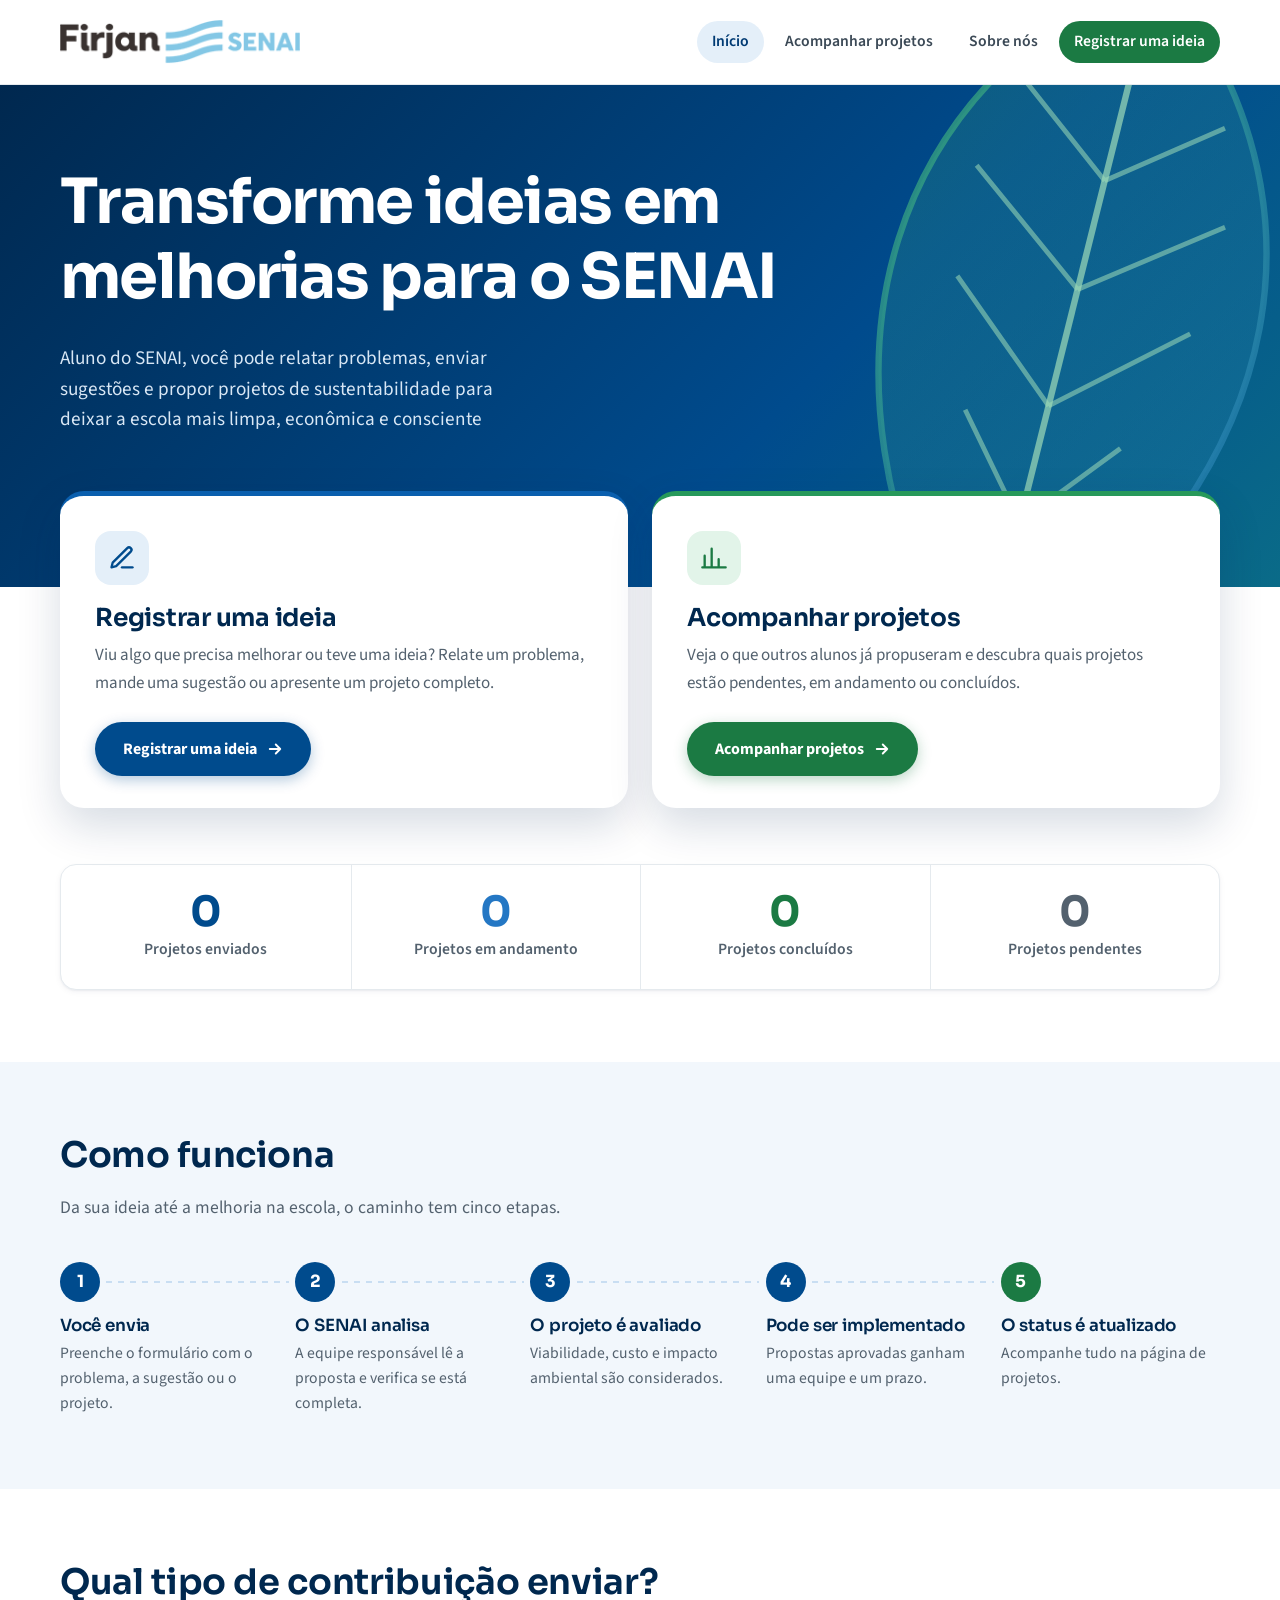
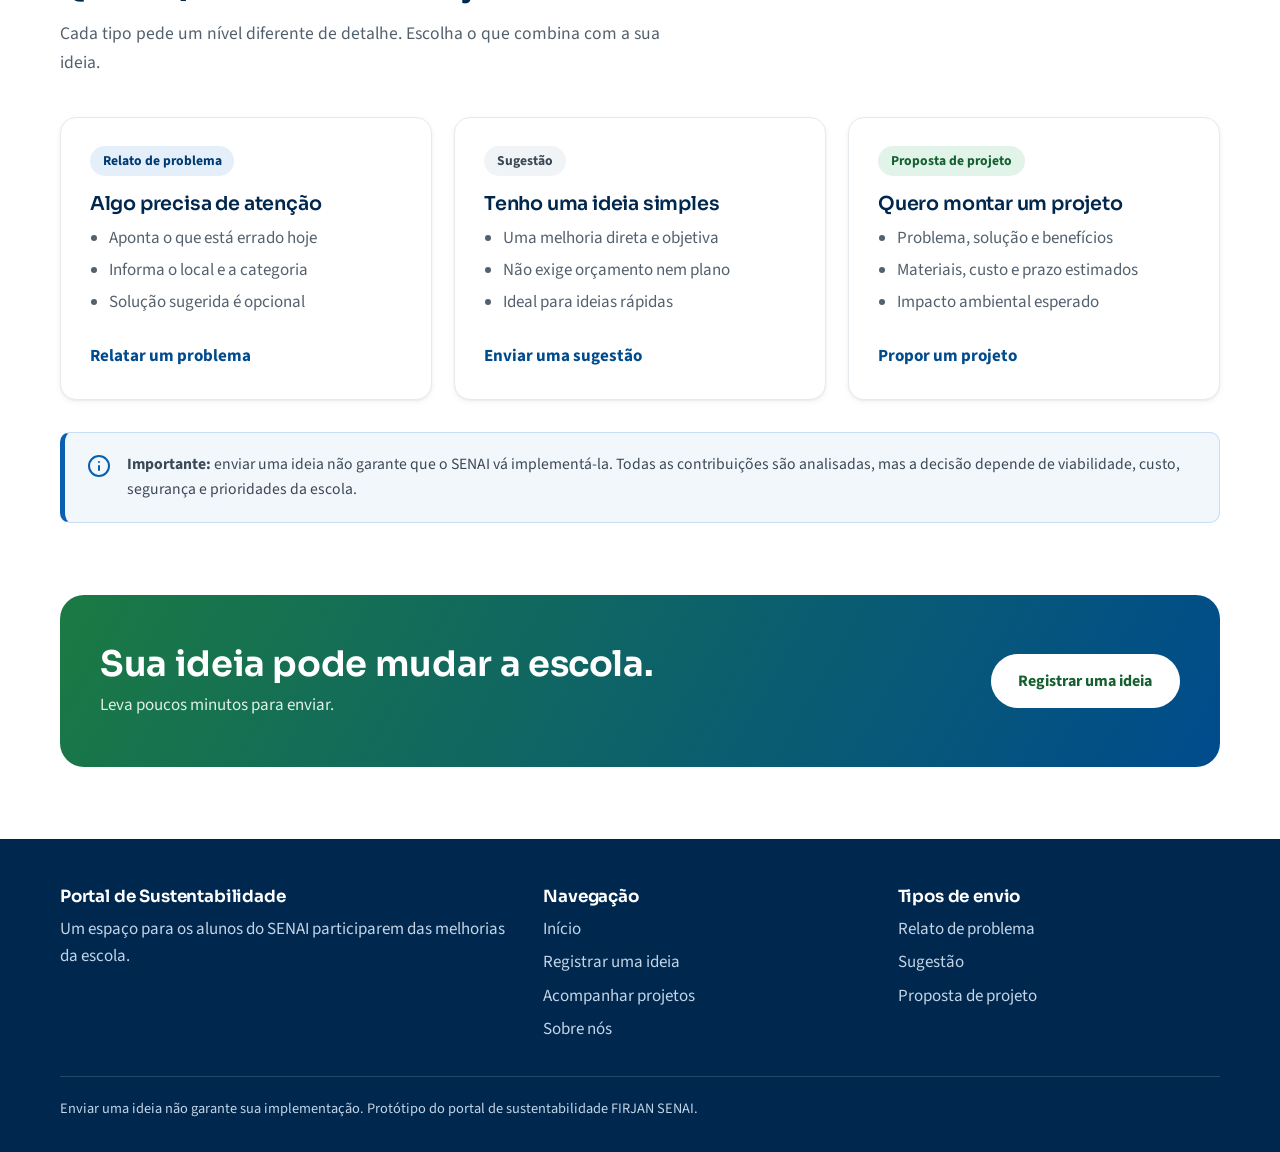
<file: index.html>
<!DOCTYPE html>
<html lang="pt-BR">
<head>
  <meta charset="UTF-8">
  <meta name="viewport" content="width=device-width, initial-scale=1">
  <title>Portal de Sustentabilidade | FIRJAN SENAI</title>
  <meta name="description" content="Relate problemas, envie sugestões e proponha projetos de sustentabilidade para melhorar o ambiente do SENAI.">
  <meta name="theme-color" content="#004b8d">
  <script>document.documentElement.classList.add('js');</script>
  <link rel="preconnect" href="https://fonts.googleapis.com">
  <link rel="preconnect" href="https://fonts.gstatic.com" crossorigin>
  <link href="https://fonts.googleapis.com/css2?family=Sora:wght@500;600;700&family=Source+Sans+3:wght@400;600;700&display=swap" rel="stylesheet">
  <link rel="stylesheet" href="css/style.css">
  <script src="js/main.js" defer></script>
  <script src="js/projetos.js" defer></script>
</head>
<body>
  <a class="skip-link" href="#conteudo">Ir para o conteúdo principal</a>

  <header class="site-header">
    <div class="container header-inner">
      <a class="logo-link" href="index.html" aria-label="FIRJAN SENAI – página inicial">
        <div class="logo-container">
          <!-- FIRJAN SENAI logo goes here -->
          <img src="img/senai.png" alt="FIRJAN SENAI">
          <span class="logo-placeholder" aria-hidden="true">Logo<br>FIRJAN SENAI</span>
        </div>
      </a>
      <button class="menu-toggle" type="button" aria-label="Menu principal" aria-expanded="false" aria-controls="menu-principal">
        <span class="barras" aria-hidden="true"></span><span class="texto">Menu</span>
      </button>
      <nav id="menu-principal" class="nav-principal" aria-label="Navegação principal">
        <a href="index.html" aria-current="page">Início</a>
        <a href="projetos.html">Acompanhar projetos</a>
        <a href="sobre.html">Sobre nós</a>
        <a href="registrar.html" class="nav-destaque">Registrar uma ideia</a>
      </nav>
    </div>
  </header>

  <main id="conteudo">
    <section class="hero" aria-labelledby="titulo-hero">
      <!-- Folha decorativa -->
      <svg class="hero-folha" viewBox="0 0 120 200" aria-hidden="true" focusable="false">
        <defs>
          <linearGradient id="grad-folha" x1="0" y1="0" x2="1" y2="1">
            <stop offset="0" stop-color="#3fb472"/>
            <stop offset="1" stop-color="#2477c4"/>
          </linearGradient>
        </defs>
        <path d="M60 6C114 44 130 120 60 194 -10 120 6 44 60 6Z" fill="url(#grad-folha)" opacity=".22"/>
        <path d="M60 6C114 44 130 120 60 194 -10 120 6 44 60 6Z" fill="none" stroke="url(#grad-folha)" stroke-width="1.6" opacity=".7"/>
        <path d="M60 14V198" stroke="#9fdcb9" stroke-width="1.6" opacity=".7"/>
        <path d="M60 60L34 40M60 88L28 64M60 118L30 92M60 148L40 124M60 60L86 40M60 88L92 64M60 118L90 92M60 148L80 124" stroke="#9fdcb9" stroke-width="1.2" opacity=".55" fill="none"/>
      </svg>

      <div class="container">
        <h1 id="titulo-hero">Transforme ideias em melhorias para o SENAI</h1>
        <p class="hero-sub">Aluno do SENAI, você pode relatar problemas, enviar sugestões e propor projetos de sustentabilidade para deixar a escola mais limpa, econômica e consciente</p>
      </div>
    </section>

    <div class="container">
      <div class="escolhas">
        <article class="escolha reveal">
          <div class="escolha-icone" aria-hidden="true">
            <svg viewBox="0 0 24 24" fill="none" stroke="currentColor" stroke-width="2" stroke-linecap="round" stroke-linejoin="round"><path d="M12 20h9"/><path d="M16.5 3.5a2.12 2.12 0 0 1 3 3L7 19l-4 1 1-4Z"/></svg>
          </div>
          <h2>Registrar uma ideia</h2>
          <p>Viu algo que precisa melhorar ou teve uma ideia? Relate um problema, mande uma sugestão ou apresente um projeto completo.</p>
          <a class="btn btn-azul" href="registrar.html">Registrar uma ideia
            <svg viewBox="0 0 24 24" fill="none" stroke="currentColor" stroke-width="2.5" stroke-linecap="round" stroke-linejoin="round" aria-hidden="true"><path d="M5 12h14M13 6l6 6-6 6"/></svg>
          </a>
        </article>

        <article class="escolha escolha--verde reveal">
          <div class="escolha-icone" aria-hidden="true">
            <svg viewBox="0 0 24 24" fill="none" stroke="currentColor" stroke-width="2" stroke-linecap="round" stroke-linejoin="round"><path d="M4 20V10M10 20V4M16 20v-7M22 20H2"/></svg>
          </div>
          <h2>Acompanhar projetos</h2>
          <p>Veja o que outros alunos já propuseram e descubra quais projetos estão pendentes, em andamento ou concluídos.</p>
          <a class="btn btn-verde" href="projetos.html">Acompanhar projetos
            <svg viewBox="0 0 24 24" fill="none" stroke="currentColor" stroke-width="2.5" stroke-linecap="round" stroke-linejoin="round" aria-hidden="true"><path d="M5 12h14M13 6l6 6-6 6"/></svg>
          </a>
        </article>
      </div>

      <!-- Estatísticas: os números são calculados a partir da lista PROJETOS em js/projetos.js -->
      <section class="estatisticas reveal" aria-label="Estatísticas dos projetos">
        <div class="estatistica"><strong data-stat="total">0</strong><span>Projetos enviados</span></div>
        <div class="estatistica"><strong data-stat="andamento">0</strong><span>Projetos em andamento</span></div>
        <div class="estatistica"><strong data-stat="concluido">0</strong><span>Projetos concluídos</span></div>
        <div class="estatistica"><strong data-stat="pendente">0</strong><span>Projetos pendentes</span></div>
      </section>
    </div>

    <!-- Projeto em destaque: só aparece se PROJETO_EM_DESTAQUE (js/projetos.js) estiver preenchido -->
    <section id="destaque" class="secao" aria-labelledby="titulo-destaque" hidden>
      <div class="container reveal">
        <div class="secao-titulo"><h2 id="titulo-destaque">Projeto em destaque</h2></div>
        <div id="destaque-conteudo" class="destaque"></div>
      </div>
    </section>

    <section class="secao secao--azul" aria-labelledby="titulo-como" style="margin-top:4.5rem">
      <div class="container">
        <div class="secao-titulo reveal">
          <h2 id="titulo-como">Como funciona</h2>
          <p>Da sua ideia até a melhoria na escola, o caminho tem cinco etapas.</p>
        </div>
        <ol class="passos reveal">
          <li class="passo"><h3>Você envia</h3><p>Preenche o formulário com o problema, a sugestão ou o projeto.</p></li>
          <li class="passo"><h3>O SENAI analisa</h3><p>A equipe responsável lê a proposta e verifica se está completa.</p></li>
          <li class="passo"><h3>O projeto é avaliado</h3><p>Viabilidade, custo e impacto ambiental são considerados.</p></li>
          <li class="passo"><h3>Pode ser implementado</h3><p>Propostas aprovadas ganham uma equipe e um prazo.</p></li>
          <li class="passo"><h3>O status é atualizado</h3><p>Acompanhe tudo na página de projetos.</p></li>
        </ol>
      </div>
    </section>

    <section class="secao" aria-labelledby="titulo-tipos">
      <div class="container">
        <div class="secao-titulo reveal">
          <h2 id="titulo-tipos">Qual tipo de contribuição enviar?</h2>
          <p>Cada tipo pede um nível diferente de detalhe. Escolha o que combina com a sua ideia.</p>
        </div>
        <div class="tipos">
          <article class="tipo-card tipo-card--problema reveal">
            <span class="tipo-rotulo">Relato de problema</span>
            <h3>Algo precisa de atenção</h3>
            <ul>
              <li>Aponta o que está errado hoje</li>
              <li>Informa o local e a categoria</li>
              <li>Solução sugerida é opcional</li>
            </ul>
            <a class="link-seta" href="registrar.html?tipo=problema">Relatar um problema</a>
          </article>
          <article class="tipo-card tipo-card--sugestao reveal">
            <span class="tipo-rotulo">Sugestão</span>
            <h3>Tenho uma ideia simples</h3>
            <ul>
              <li>Uma melhoria direta e objetiva</li>
              <li>Não exige orçamento nem plano</li>
              <li>Ideal para ideias rápidas</li>
            </ul>
            <a class="link-seta" href="registrar.html?tipo=sugestao">Enviar uma sugestão</a>
          </article>
          <article class="tipo-card tipo-card--projeto reveal">
            <span class="tipo-rotulo">Proposta de projeto</span>
            <h3>Quero montar um projeto</h3>
            <ul>
              <li>Problema, solução e benefícios</li>
              <li>Materiais, custo e prazo estimados</li>
              <li>Impacto ambiental esperado</li>
            </ul>
            <a class="link-seta" href="registrar.html?tipo=projeto">Propor um projeto</a>
          </article>
        </div>

        <div class="aviso reveal" style="margin-top:2rem" role="note">
          <svg viewBox="0 0 24 24" fill="none" stroke="currentColor" stroke-width="2" stroke-linecap="round" stroke-linejoin="round" aria-hidden="true"><circle cx="12" cy="12" r="10"/><path d="M12 16v-4M12 8h.01"/></svg>
          <p><strong>Importante:</strong> enviar uma ideia não garante que o SENAI vá implementá-la. Todas as contribuições são analisadas, mas a decisão depende de viabilidade, custo, segurança e prioridades da escola.</p>
        </div>
      </div>
    </section>

    <section class="container reveal" aria-labelledby="titulo-final">
      <div class="faixa-final">
        <div>
          <h2 id="titulo-final">Sua ideia pode mudar a escola.</h2>
          <p>Leva poucos minutos para enviar.</p>
        </div>
        <a class="btn btn-branco" href="registrar.html">Registrar uma ideia</a>
      </div>
    </section>
  </main>

  <footer class="site-footer">
    <div class="container">
      <div class="footer-grid">
        <div>
          <h2>Portal de Sustentabilidade</h2>
          <p>Um espaço para os alunos do SENAI participarem das melhorias da escola.</p>
        </div>
        <div>
          <h2>Navegação</h2>
          <ul>
            <li><a href="index.html">Início</a></li>
            <li><a href="registrar.html">Registrar uma ideia</a></li>
            <li><a href="projetos.html">Acompanhar projetos</a></li>
            <li><a href="sobre.html">Sobre nós</a></li>
          </ul>
        </div>
        <div>
          <h2>Tipos de envio</h2>
          <ul>
            <li><a href="registrar.html?tipo=problema">Relato de problema</a></li>
            <li><a href="registrar.html?tipo=sugestao">Sugestão</a></li>
            <li><a href="registrar.html?tipo=projeto">Proposta de projeto</a></li>
          </ul>
        </div>
      </div>
      <div class="footer-fim"><p>Enviar uma ideia não garante sua implementação. Protótipo do portal de sustentabilidade FIRJAN SENAI.</p></div>
    </div>
  </footer>
</body>
</html>
</file>
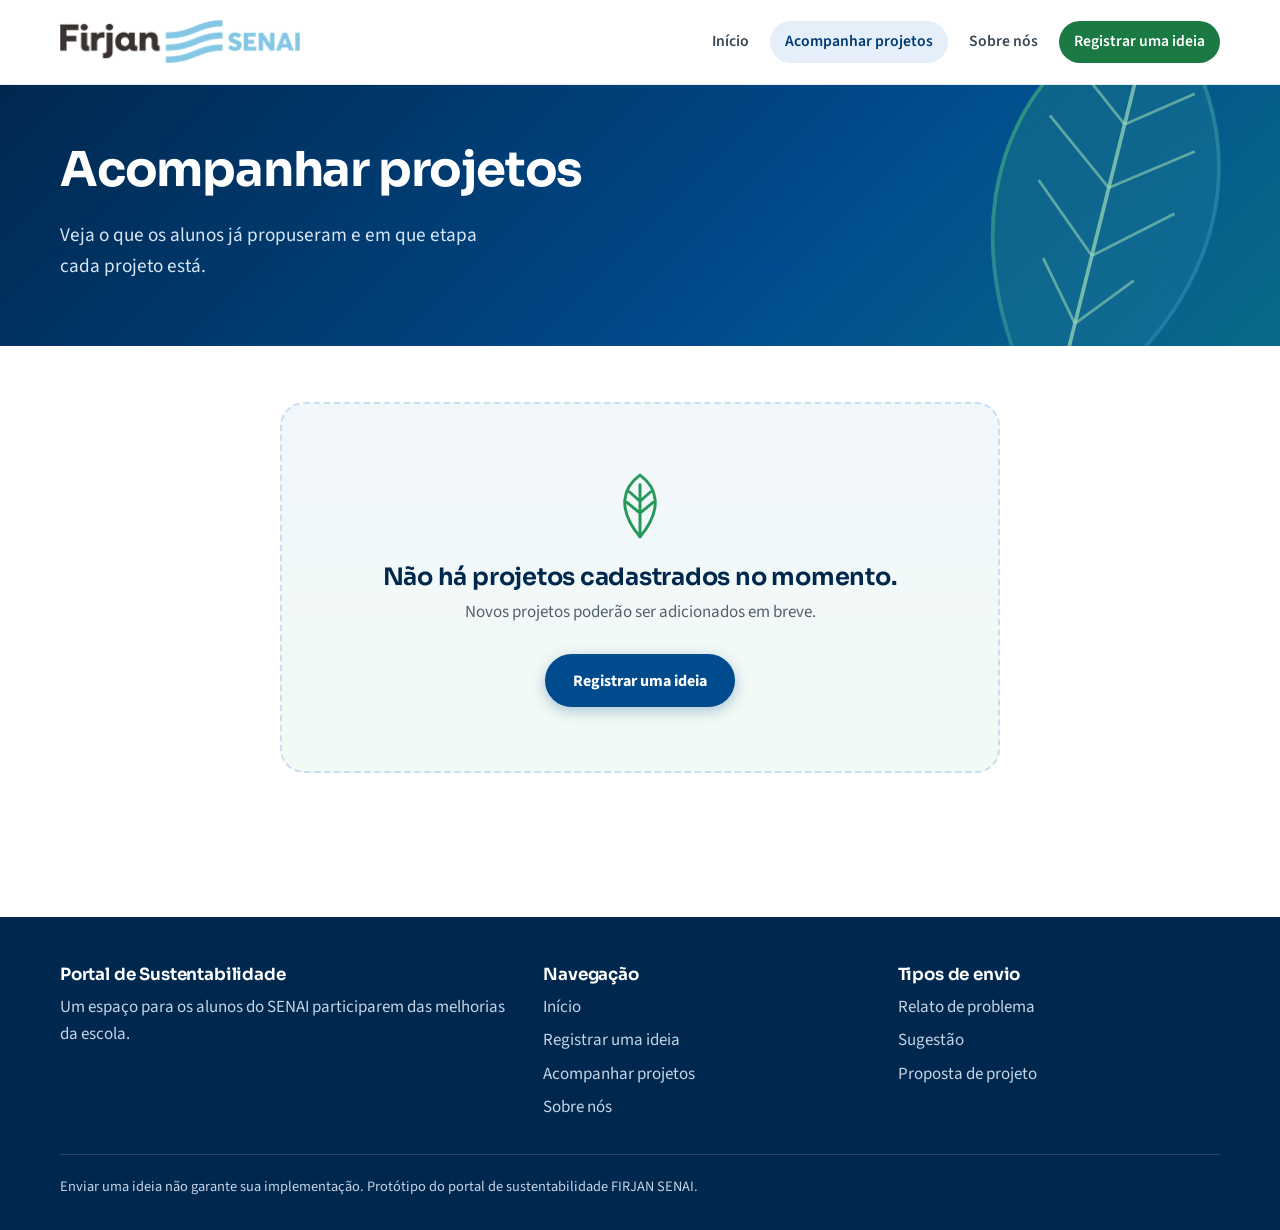
<file: projetos.html>
<!DOCTYPE html>
<html lang="pt-BR">
<head>
  <meta charset="UTF-8">
  <meta name="viewport" content="width=device-width, initial-scale=1">
  <title>Acompanhar projetos | Portal de Sustentabilidade FIRJAN SENAI</title>
  <meta name="description" content="Veja os projetos de sustentabilidade propostos pelos alunos do SENAI e acompanhe o status de cada um.">
  <meta name="theme-color" content="#004b8d">
  <script>document.documentElement.classList.add('js');</script>
  <link rel="preconnect" href="https://fonts.googleapis.com">
  <link rel="preconnect" href="https://fonts.gstatic.com" crossorigin>
  <link href="https://fonts.googleapis.com/css2?family=Sora:wght@500;600;700&family=Source+Sans+3:wght@400;600;700&display=swap" rel="stylesheet">
  <link rel="stylesheet" href="css/style.css">
  <script src="js/main.js" defer></script>
  <script src="js/projetos.js" defer></script>
</head>
<body>
  <a class="skip-link" href="#conteudo">Ir para o conteúdo principal</a>

  <header class="site-header">
    <div class="container header-inner">
      <a class="logo-link" href="index.html" aria-label="FIRJAN SENAI – página inicial">
        <div class="logo-container">
          <!-- FIRJAN SENAI logo goes here -->
          <img src="img/senai.png" alt="FIRJAN SENAI">
          <span class="logo-placeholder" aria-hidden="true">Logo<br>FIRJAN SENAI</span>
        </div>
      </a>
      <button class="menu-toggle" type="button" aria-label="Menu principal" aria-expanded="false" aria-controls="menu-principal">
        <span class="barras" aria-hidden="true"></span><span class="texto">Menu</span>
      </button>
      <nav id="menu-principal" class="nav-principal" aria-label="Navegação principal">
        <a href="index.html">Início</a>
        <a href="projetos.html" aria-current="page">Acompanhar projetos</a>
        <a href="sobre.html">Sobre nós</a>
        <a href="registrar.html" class="nav-destaque">Registrar uma ideia</a>
      </nav>
    </div>
  </header>

  <main id="conteudo">
    <section class="hero hero--curto" aria-labelledby="titulo-pagina">
      <svg class="hero-folha" viewBox="0 0 120 200" aria-hidden="true" focusable="false">
        <defs>
          <linearGradient id="grad-folha" x1="0" y1="0" x2="1" y2="1">
            <stop offset="0" stop-color="#3fb472"/>
            <stop offset="1" stop-color="#2477c4"/>
          </linearGradient>
        </defs>
        <path d="M60 6C114 44 130 120 60 194 -10 120 6 44 60 6Z" fill="url(#grad-folha)" opacity=".22"/>
        <path d="M60 6C114 44 130 120 60 194 -10 120 6 44 60 6Z" fill="none" stroke="url(#grad-folha)" stroke-width="1.6" opacity=".7"/>
        <path d="M60 14V198" stroke="#9fdcb9" stroke-width="1.6" opacity=".7"/>
        <path d="M60 60L34 40M60 88L28 64M60 118L30 92M60 148L40 124M60 60L86 40M60 88L92 64M60 118L90 92M60 148L80 124" stroke="#9fdcb9" stroke-width="1.2" opacity=".55" fill="none"/>
      </svg>
      <div class="container">
        <h1 id="titulo-pagina">Acompanhar projetos</h1>
        <p class="hero-sub">Veja o que os alunos já propuseram e em que etapa cada projeto está.</p>
      </div>
    </section>

    <section class="secao" style="padding-top:2.5rem" aria-label="Lista de projetos">
      <div class="container">

        <!-- Filtros e busca (escondidos automaticamente quando não há projetos) -->
        <div id="area-filtros" class="filtros">
          <div>
            <label for="busca">Buscar por título ou categoria</label>
            <input type="search" id="busca" placeholder="Ex.: energia, coleta seletiva" autocomplete="off">
          </div>
          <div>
            <label for="filtro-categoria">Categoria</label>
            <select id="filtro-categoria"><option value="">Todas as categorias</option></select>
          </div>
          <div class="filtro-status" role="group" aria-label="Filtrar por status">
            <button type="button" data-status="todos" aria-pressed="true">Todos <span class="contagem">0</span></button>
            <button type="button" data-status="pendente" aria-pressed="false">Pendentes <span class="contagem">0</span></button>
            <button type="button" data-status="em-andamento" aria-pressed="false">Em andamento <span class="contagem">0</span></button>
            <button type="button" data-status="concluido" aria-pressed="false">Concluídos <span class="contagem">0</span></button>
          </div>
        </div>

        <p id="contador-resultados" class="contador-resultados" role="status" aria-live="polite"></p>

        <!-- Os cards são criados por js/projetos.js a partir da lista PROJETOS -->
        <div id="lista-projetos" class="projetos-grid"></div>

        <!-- Estado vazio: nenhum projeto cadastrado -->
        <div id="estado-vazio" class="estado-vazio" hidden>
          <svg viewBox="0 0 64 64" fill="none" stroke="currentColor" stroke-width="2.5" stroke-linecap="round" stroke-linejoin="round" aria-hidden="true">
            <path d="M32 6c14 10 20 28 0 52C12 34 18 16 32 6Z"/>
            <path d="M32 14v44M32 28l-9-8M32 38l-11-9M32 28l9-8M32 38l11-9"/>
          </svg>
          <h2>Não há projetos cadastrados no momento.</h2>
          <p>Novos projetos poderão ser adicionados em breve.</p>
          <a class="btn btn-azul" href="registrar.html">Registrar uma ideia</a>
        </div>

        <!-- Nenhum resultado para os filtros escolhidos -->
        <div id="sem-resultados" class="estado-vazio" hidden>
          <h2>Nenhum projeto encontrado.</h2>
          <p>Tente outro termo de busca ou remova algum filtro.</p>
          <button type="button" id="limpar-filtros" class="btn btn-contorno">Limpar filtros</button>
        </div>
      </div>
    </section>
  </main>

  <footer class="site-footer">
    <div class="container">
      <div class="footer-grid">
        <div>
          <h2>Portal de Sustentabilidade</h2>
          <p>Um espaço para os alunos do SENAI participarem das melhorias da escola.</p>
        </div>
        <div>
          <h2>Navegação</h2>
          <ul>
            <li><a href="index.html">Início</a></li>
            <li><a href="registrar.html">Registrar uma ideia</a></li>
            <li><a href="projetos.html">Acompanhar projetos</a></li>
            <li><a href="sobre.html">Sobre nós</a></li>
          </ul>
        </div>
        <div>
          <h2>Tipos de envio</h2>
          <ul>
            <li><a href="registrar.html?tipo=problema">Relato de problema</a></li>
            <li><a href="registrar.html?tipo=sugestao">Sugestão</a></li>
            <li><a href="registrar.html?tipo=projeto">Proposta de projeto</a></li>
          </ul>
        </div>
      </div>
      <div class="footer-fim"><p>Enviar uma ideia não garante sua implementação. Protótipo do portal de sustentabilidade FIRJAN SENAI.</p></div>
    </div>
  </footer>
</body>
</html>
</file>
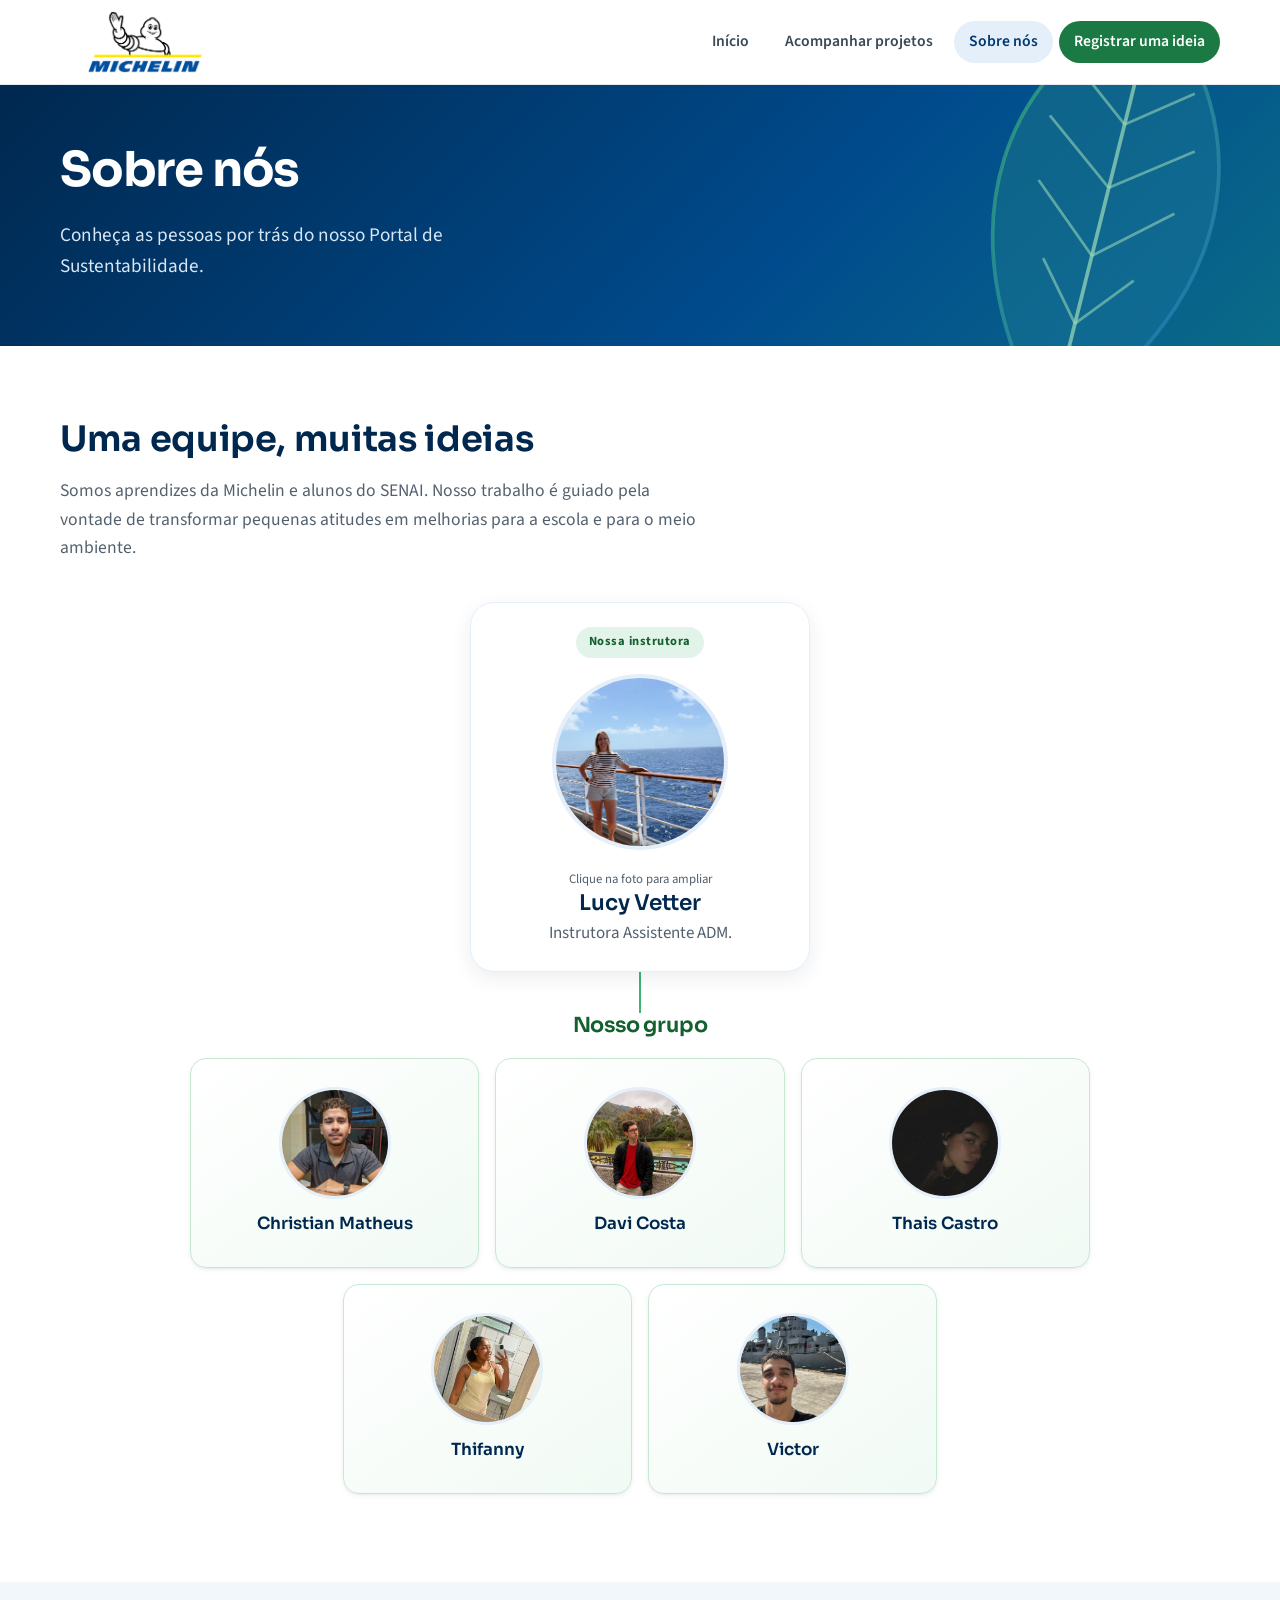
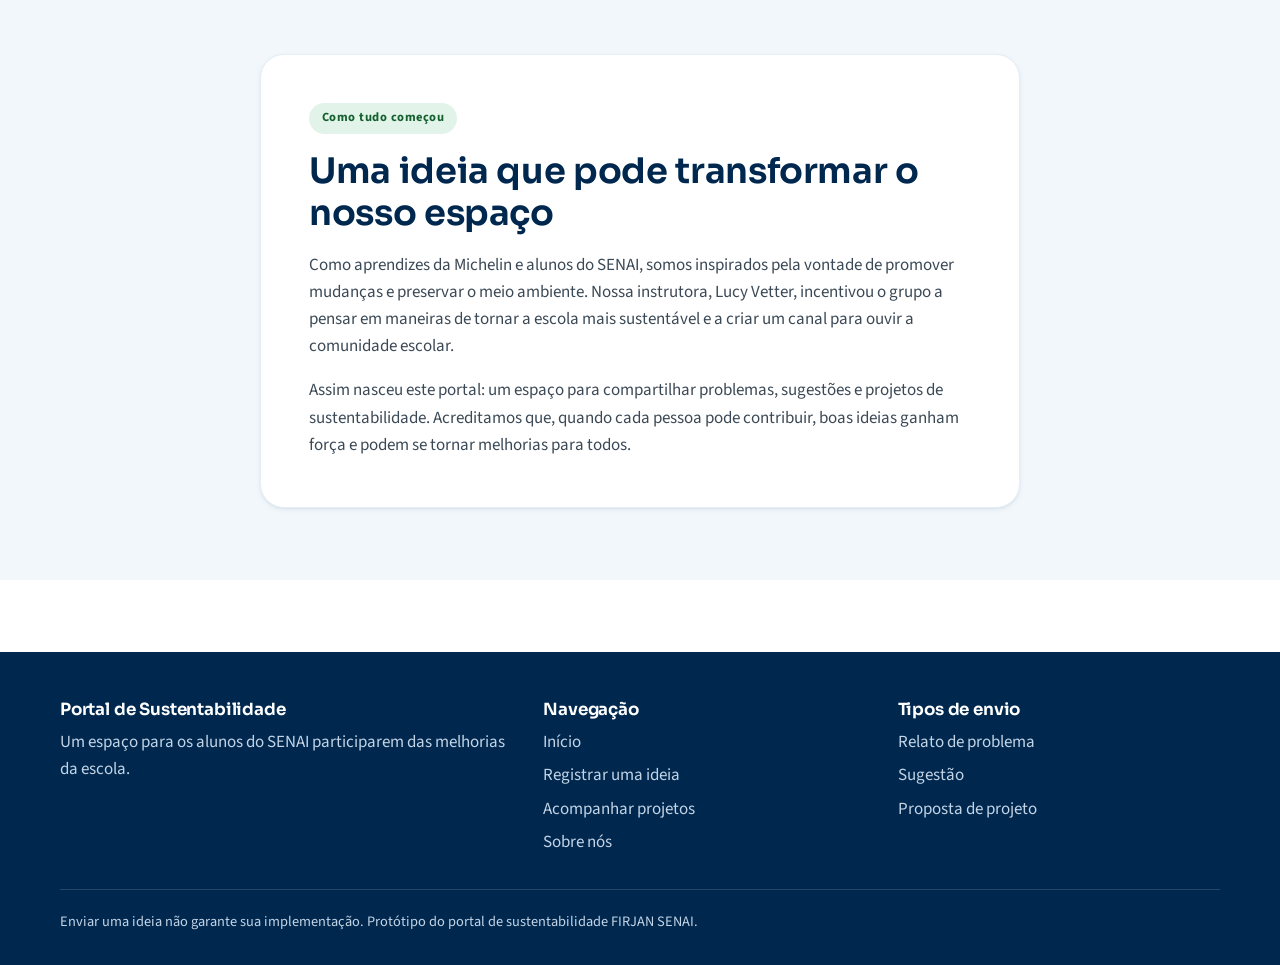
<file: sobre.html>
<!DOCTYPE html>
<html lang="pt-BR">
<head>
  <meta charset="UTF-8">
  <meta name="viewport" content="width=device-width, initial-scale=1">
  <title>Sobre nós | Portal de Sustentabilidade FIRJAN SENAI</title>
  <meta name="description" content="Conheça a instrutora e os alunos que fazem parte do Portal de Sustentabilidade SENAI.">
  <meta name="theme-color" content="#004b8d">
  <script>document.documentElement.classList.add('js');</script>
  <link rel="preconnect" href="https://fonts.googleapis.com">
  <link rel="preconnect" href="https://fonts.gstatic.com" crossorigin>
  <link href="https://fonts.googleapis.com/css2?family=Sora:wght@500;600;700&family=Source+Sans+3:wght@400;600;700&display=swap" rel="stylesheet">
  <link rel="stylesheet" href="css/style.css">
  <script src="js/main.js" defer></script>
  <script src="js/sobre.js" defer></script>
</head>
<body>
  <a class="skip-link" href="#conteudo">Ir para o conteúdo principal</a>

  <header class="site-header">
    <div class="container header-inner">
      <a class="logo-link" href="index.html" aria-label="FIRJAN SENAI – página inicial">
        <div class="logo-container">
          <img src="img/michelin.png" alt="FIRJAN SENAI">
          <span class="logo-placeholder" aria-hidden="true">Logo<br>FIRJAN SENAI</span>
        </div>
      </a>
      <button class="menu-toggle" type="button" aria-label="Menu principal" aria-expanded="false" aria-controls="menu-principal">
        <span class="barras" aria-hidden="true"></span><span class="texto">Menu</span>
      </button>
      <nav id="menu-principal" class="nav-principal" aria-label="Navegação principal">
        <a href="index.html">Início</a>
        <a href="projetos.html">Acompanhar projetos</a>
        <a href="sobre.html" aria-current="page">Sobre nós</a>
        <a href="registrar.html" class="nav-destaque">Registrar uma ideia</a>
      </nav>
    </div>
  </header>

  <main id="conteudo">
    <section class="hero hero--curto" aria-labelledby="titulo-pagina">
      <svg class="hero-folha" viewBox="0 0 120 200" aria-hidden="true" focusable="false">
        <defs>
          <linearGradient id="grad-folha" x1="0" y1="0" x2="1" y2="1">
            <stop offset="0" stop-color="#3fb472"/>
            <stop offset="1" stop-color="#2477c4"/>
          </linearGradient>
        </defs>
        <path d="M60 6C114 44 130 120 60 194 -10 120 6 44 60 6Z" fill="url(#grad-folha)" opacity=".22"/>
        <path d="M60 6C114 44 130 120 60 194 -10 120 6 44 60 6Z" fill="none" stroke="url(#grad-folha)" stroke-width="1.6" opacity=".7"/>
        <path d="M60 14V198" stroke="#9fdcb9" stroke-width="1.6" opacity=".7"/>
        <path d="M60 60L34 40M60 88L28 64M60 118L30 92M60 148L40 124M60 60L86 40M60 88L92 64M60 118L90 92M60 148L80 124" stroke="#9fdcb9" stroke-width="1.2" opacity=".55" fill="none"/>
      </svg>
      <div class="container">
        <h1 id="titulo-pagina">Sobre nós</h1>
        <p class="hero-sub">Conheça as pessoas por trás do nosso Portal de Sustentabilidade.</p>
      </div>
    </section>

    <section class="secao sobre-secao" aria-labelledby="titulo-equipe">
      <div class="container">
        <div class="secao-titulo reveal">
          <h2 id="titulo-equipe">Uma equipe, muitas ideias</h2>
          <p>Somos aprendizes da Michelin e alunos do SENAI. Nosso trabalho é guiado pela vontade de transformar pequenas atitudes em melhorias para a escola e para o meio ambiente.</p>
        </div>

        <div class="sobre-piramide">
          <article class="sobre-instrutora reveal">
            <span class="sobre-etiqueta">Nossa instrutora</span>
            <button class="sobre-foto" type="button" data-foto-ampliar="img/lucy.jpg" data-foto-alt="Lucy Vetter, Instrutora Assistente ADM." aria-label="Ampliar foto de Lucy Vetter">
              <img src="img/lucy.jpg" alt="Lucy Vetter" width="420" height="420">
            </button>
            <p class="sobre-foto-dica">Clique na foto para ampliar</p>
            <h3>Lucy Vetter</h3>
            <p>Instrutora Assistente ADM.</p>
          </article>

          <div class="sobre-conexao" aria-hidden="true"></div>
          <h2 class="sobre-grupo-titulo reveal">Nosso grupo</h2>
          <!-- Use o placeholder para integrantes sem foto disponível. -->
          <ul class="sobre-integrantes" aria-label="Integrantes do grupo">
            <li class="sobre-integrante reveal">
              <button class="sobre-integrante-foto" type="button" data-foto-ampliar="img/chris.jpeg" data-foto-alt="Foto de Christian Matheus" aria-label="Ampliar foto de Christian Matheus">
                <img src="img/chris.jpeg" alt="Foto de Christian Matheus" width="240" height="240">
              </button>
              <span>Christian Matheus</span>
            </li>
            <li class="sobre-integrante reveal">
              <button class="sobre-integrante-foto" type="button" data-foto-ampliar="img/foto-placeholder.svg" data-foto-alt="Foto de Davi Costa" aria-label="Ampliar foto de Davi Costa">
                <img src="img/davi.jpg" alt="Foto não disponível de Davi Costa" width="240" height="240">
              </button>
              <span>Davi Costa</span>
            </li>
            <li class="sobre-integrante reveal">
              <button class="sobre-integrante-foto" type="button" data-foto-ampliar="img/foto-placeholder.svg" data-foto-alt="Foto de Thais Castro" aria-label="Ampliar foto de Thais Castro">
                <img src="img/danada.jpeg" alt="Foto não disponível de Thais Castro" width="240" height="240">
              </button>
              <span>Thais Castro</span>
            </li>
            <li class="sobre-integrante reveal">
              <button class="sobre-integrante-foto" type="button" data-foto-ampliar="img/thifanny.jpeg" data-foto-alt="Foto de Thifanny" aria-label="Ampliar foto de Thifanny">
                <img src="img/thifanny.jpeg" alt="Foto de Thifanny" width="240" height="240">
              </button>
              <span>Thifanny</span>
            </li>
            <li class="sobre-integrante reveal">
              <button class="sobre-integrante-foto" type="button" data-foto-ampliar="img/victor.jpeg" data-foto-alt="Foto de Victor" aria-label="Ampliar foto de Victor">
                <img src="img/victor.jpeg" alt="Foto de Victor" width="240" height="240">
              </button>
              <span>Victor</span>
            </li>
          </ul>
        </div>
      </div>
    </section>

    <section class="secao secao--azul sobre-historia" aria-labelledby="titulo-historia">
      <div class="container">
        <article class="sobre-texto reveal">
          <span class="sobre-etiqueta">Como tudo começou</span>
          <h2 id="titulo-historia">Uma ideia que pode transformar o nosso espaço</h2>
          <p>Como aprendizes da Michelin e alunos do SENAI, somos inspirados pela vontade de promover mudanças e preservar o meio ambiente. Nossa instrutora, Lucy Vetter, incentivou o grupo a pensar em maneiras de tornar a escola mais sustentável e a criar um canal para ouvir a comunidade escolar.</p>
          <p>Assim nasceu este portal: um espaço para compartilhar problemas, sugestões e projetos de sustentabilidade. Acreditamos que, quando cada pessoa pode contribuir, boas ideias ganham força e podem se tornar melhorias para todos.</p>
        </article>
      </div>
    </section>
  </main>

  <dialog class="sobre-modal" id="modal-foto" aria-label="Foto ampliada">
    <div class="sobre-modal-conteudo">
      <button class="sobre-modal-fechar" type="button" aria-label="Fechar foto ampliada">×</button>
      <img id="foto-ampliada" src="img/lucy.jpg" alt="">
      <p id="legenda-foto"></p>
    </div>
  </dialog>

  <footer class="site-footer">
    <div class="container">
      <div class="footer-grid">
        <div>
          <h2>Portal de Sustentabilidade</h2>
          <p>Um espaço para os alunos do SENAI participarem das melhorias da escola.</p>
        </div>
        <div>
          <h2>Navegação</h2>
          <ul>
            <li><a href="index.html">Início</a></li>
            <li><a href="registrar.html">Registrar uma ideia</a></li>
            <li><a href="projetos.html">Acompanhar projetos</a></li>
            <li><a href="sobre.html" aria-current="page">Sobre nós</a></li>
          </ul>
        </div>
        <div>
          <h2>Tipos de envio</h2>
          <ul>
            <li><a href="registrar.html?tipo=problema">Relato de problema</a></li>
            <li><a href="registrar.html?tipo=sugestao">Sugestão</a></li>
            <li><a href="registrar.html?tipo=projeto">Proposta de projeto</a></li>
          </ul>
        </div>
      </div>
      <div class="footer-fim"><p>Enviar uma ideia não garante sua implementação. Protótipo do portal de sustentabilidade FIRJAN SENAI.</p></div>
    </div>
  </footer>
</body>
</html>
</file>
<file: css/style.css>
/* =========================================================
   PORTAL DE SUSTENTABILIDADE – FIRJAN SENAI
   Folha de estilos única para todas as páginas.

   Índice
   1. Variáveis (cores, fontes, espaçamentos)
   2. Base / reset
   3. Cabeçalho e navegação
   4. Botões
   5. Hero (topo das páginas)
   6. Seções da página inicial
   7. Página de projetos (filtros, cards, status)
   8. Estado vazio
   9. Formulário
  10. Rodapé
  11. Animações
  12. Responsivo
   ========================================================= */

/* ---------- 1. VARIÁVEIS ---------- */
:root {
  /* Azul SENAI */
  --azul-900: #00284f;
  --azul-800: #003a73;
  --azul-700: #004b8d;
  --azul-600: #0a5fae;
  --azul-500: #2477c4;
  --azul-200: #c9def2;
  --azul-100: #e4eff9;
  --azul-50:  #f2f7fc;

  /* Verde sustentabilidade */
  --verde-800: #14602f;
  --verde-700: #1b7a43;
  --verde-600: #27995a;
  --verde-500: #3fb472;
  --verde-200: #c6e8d3;
  --verde-100: #e2f4e9;
  --verde-50:  #f1faf4;

  /* Neutros */
  --cinza-900: #17222d;
  --cinza-700: #3b4956;
  --cinza-600: #53616e;
  --cinza-400: #9aa6b0;
  --cinza-300: #d3dae0;
  --cinza-200: #e5eaee;
  --cinza-100: #f1f4f6;
  --cinza-50:  #f8fafb;
  --branco: #ffffff;

  /* Feedback */
  --erro: #b3261e;
  --erro-fundo: #fdecea;

  /* Formas e sombras */
  --raio-sm: 10px;
  --raio: 16px;
  --raio-lg: 24px;
  --sombra-sm: 0 1px 2px rgba(0, 40, 79, .06), 0 2px 6px rgba(0, 40, 79, .05);
  --sombra: 0 6px 20px rgba(0, 40, 79, .08);
  --sombra-lg: 0 18px 44px rgba(0, 40, 79, .16);

  /* Tipografia */
  --fonte-titulo: "Sora", "Segoe UI", system-ui, -apple-system, sans-serif;
  --fonte-texto: "Source Sans 3", "Segoe UI", system-ui, -apple-system, sans-serif;

  --largura: 1160px;
  --transicao: .25s cubic-bezier(.4, 0, .2, 1);
}

/* ---------- 2. BASE ---------- */
*, *::before, *::after { box-sizing: border-box; }

html { scroll-behavior: smooth; }

body {
  margin: 0;
  font-family: var(--fonte-texto);
  font-size: 1.0625rem;
  line-height: 1.6;
  color: var(--cinza-900);
  background: var(--branco);
  -webkit-font-smoothing: antialiased;
}

img, svg { max-width: 100%; display: block; }

/* Garante que o atributo hidden sempre esconda o elemento */
[hidden] { display: none !important; }

h1, h2, h3, h4 {
  font-family: var(--fonte-titulo);
  line-height: 1.2;
  margin: 0 0 .5em;
  color: var(--azul-900);
  letter-spacing: -.01em;
}
h1 { font-size: clamp(2.3rem, 5.2vw, 3.9rem); font-weight: 700; letter-spacing: -.025em; }
h2 { font-size: clamp(1.6rem, 3vw, 2.2rem); font-weight: 650; }
h3 { font-size: 1.2rem; font-weight: 600; }
p { margin: 0 0 1em; }
a { color: var(--azul-600); }

.container { width: min(100% - 2.5rem, var(--largura)); margin-inline: auto; }

[id] { scroll-margin-top: 90px; }

:focus-visible {
  outline: 3px solid var(--azul-500);
  outline-offset: 3px;
  border-radius: 4px;
}

.sr-only {
  position: absolute; width: 1px; height: 1px; padding: 0; margin: -1px;
  overflow: hidden; clip: rect(0, 0, 0, 0); white-space: nowrap; border: 0;
}

.skip-link {
  position: absolute; left: 1rem; top: -4rem; z-index: 200;
  background: var(--azul-900); color: #fff; padding: .7rem 1.1rem;
  border-radius: var(--raio-sm); text-decoration: none; font-weight: 600;
  transition: top var(--transicao);
}
.skip-link:focus { top: 1rem; outline-color: #fff; }

.secao { padding: 4.5rem 0; }
.secao--azul { background: var(--azul-50); }
.secao-titulo { max-width: 40rem; margin-bottom: 2.5rem; }
.secao-titulo p { color: var(--cinza-600); font-size: 1.1rem; margin: 0; }

/* ---------- 3. CABEÇALHO ---------- */
.site-header {
  position: sticky; top: 0; z-index: 100;
  background: rgba(255, 255, 255, .96);
  backdrop-filter: blur(8px);
  border-bottom: 1px solid var(--cinza-200);
  transition: box-shadow var(--transicao);
}
.site-header.rolou { box-shadow: 0 4px 18px rgba(0, 40, 79, .1); }

.header-inner {
  display: flex; align-items: center; justify-content: space-between;
  gap: 1rem; min-height: 84px;
}

.logo-link { display: inline-block; text-decoration: none; }

/* Espaço reservado para o logo oficial FIRJAN SENAI */
.logo-container {
  position: relative;
  display: flex; align-items: center; justify-content: center;
  height: 64px; min-width: 170px; max-width: 240px;
}
.logo-container img { display: block; height: 100%; width: auto; max-width: 100%; object-fit: contain; }
.logo-placeholder { display: none; }
.logo-container.logo-vazio {
  border: 2px dashed var(--azul-200);
  border-radius: var(--raio-sm);
  padding: 0 .9rem;
  background: var(--azul-50);
}
.logo-container.logo-vazio img { display: none; }
.logo-container.logo-vazio .logo-placeholder {
  display: block;
  font-family: var(--fonte-titulo);
  font-size: .78rem; font-weight: 600; color: var(--azul-600);
  text-align: center; line-height: 1.25;
}

.nav-principal { display: flex; align-items: center; gap: .35rem; }
.nav-principal a {
  position: relative;
  padding: .55rem .95rem;
  border-radius: 999px;
  text-decoration: none;
  color: var(--cinza-700);
  font-weight: 600; font-size: .98rem;
  transition: background var(--transicao), color var(--transicao);
}
.nav-principal a:hover { background: var(--azul-50); color: var(--azul-700); }
.nav-principal a[aria-current="page"] { background: var(--azul-100); color: var(--azul-800); }
.nav-principal a.nav-destaque { background: var(--verde-700); color: #fff; }
.nav-principal a.nav-destaque:hover { background: var(--verde-800); color: #fff; }

.menu-toggle {
  display: none;
  align-items: center; gap: .5rem;
  background: var(--azul-50); color: var(--azul-800);
  border: 1.5px solid var(--azul-200); border-radius: var(--raio-sm);
  padding: .55rem .9rem; font: 600 .95rem var(--fonte-texto); cursor: pointer;
  transition: background var(--transicao);
}
.menu-toggle:hover { background: var(--azul-100); }
.menu-toggle .barras, .menu-toggle .barras::before, .menu-toggle .barras::after {
  display: block; width: 18px; height: 2px; background: currentColor; border-radius: 2px;
  transition: transform var(--transicao), opacity var(--transicao);
}
.menu-toggle .barras { position: relative; }
.menu-toggle .barras::before, .menu-toggle .barras::after { content: ""; position: absolute; left: 0; }
.menu-toggle .barras::before { top: -6px; }
.menu-toggle .barras::after { top: 6px; }
.menu-toggle[aria-expanded="true"] .barras { background: transparent; }
.menu-toggle[aria-expanded="true"] .barras::before { transform: translateY(6px) rotate(45deg); }
.menu-toggle[aria-expanded="true"] .barras::after { transform: translateY(-6px) rotate(-45deg); }

/* ---------- 4. BOTÕES ---------- */
.btn {
  display: inline-flex; align-items: center; justify-content: center; gap: .55rem;
  padding: .85rem 1.6rem;
  border: 2px solid transparent; border-radius: 999px;
  font: 700 1rem var(--fonte-texto);
  text-decoration: none; cursor: pointer;
  transition: transform var(--transicao), background var(--transicao),
              color var(--transicao), box-shadow var(--transicao), border-color var(--transicao);
}
.btn:hover { transform: translateY(-2px); }
.btn:active { transform: translateY(0); }
.btn svg { width: 18px; height: 18px; transition: transform var(--transicao); }
.btn:hover svg { transform: translateX(3px); }

.btn-azul { background: var(--azul-700); color: #fff; box-shadow: 0 4px 14px rgba(0, 75, 141, .3); }
.btn-azul:hover { background: var(--azul-800); box-shadow: 0 8px 20px rgba(0, 75, 141, .35); }

.btn-verde { background: var(--verde-700); color: #fff; box-shadow: 0 4px 14px rgba(27, 122, 67, .3); }
.btn-verde:hover { background: var(--verde-800); box-shadow: 0 8px 20px rgba(27, 122, 67, .35); }

.btn-contorno { background: transparent; color: var(--azul-700); border-color: var(--azul-200); }
.btn-contorno:hover { background: var(--azul-50); border-color: var(--azul-500); }

.btn-branco { background: #fff; color: var(--verde-800); }
.btn-branco:hover { background: var(--verde-50); }

.btn[disabled] { opacity: .65; cursor: progress; transform: none; }

/* ---------- 5. HERO ---------- */
.hero {
  position: relative; overflow: hidden;
  background: linear-gradient(135deg, var(--azul-900) 0%, var(--azul-700) 62%, #0a6b88 100%);
  color: #fff;
  padding: 5rem 0 9.5rem;
}
.hero h1 { color: #fff; max-width: 15ch; margin-bottom: .45em; }
.hero p.hero-sub { font-size: 1.2rem; color: #d8e7f5; max-width: 46ch; margin: 0; }
.hero--curto { padding: 3.5rem 0 4rem; }
.hero--curto h1 { font-size: clamp(2rem, 4vw, 3rem); max-width: 22ch; }
.hero a { color: #fff; }
.hero :focus-visible { outline-color: #fff; }

.hero-folha {
  position: absolute; right: -2%; top: 50%;
  width: min(42vw, 480px);
  transform: translateY(-50%) rotate(14deg);
  pointer-events: none;
}
.hero--curto .hero-folha { width: min(28vw, 280px); right: 3%; }

/* Duas opções principais, sobrepostas ao hero */
.escolhas {
  position: relative; z-index: 2;
  display: grid; grid-template-columns: repeat(2, 1fr); gap: 1.5rem;
  margin-top: -6rem;
}
.escolha {
  display: flex; flex-direction: column; align-items: flex-start;
  background: #fff; border-radius: var(--raio-lg);
  padding: 2.2rem 2.2rem 2rem;
  box-shadow: var(--sombra-lg);
  border-top: 5px solid var(--azul-600);
  transition: transform var(--transicao), box-shadow var(--transicao);
}
.escolha--verde { border-top-color: var(--verde-600); }
.escolha:hover { transform: translateY(-5px); box-shadow: 0 24px 52px rgba(0, 40, 79, .2); }
.escolha-icone {
  display: grid; place-items: center;
  width: 54px; height: 54px; border-radius: 16px;
  background: var(--azul-100); color: var(--azul-700);
  margin-bottom: 1.1rem;
}
.escolha--verde .escolha-icone { background: var(--verde-100); color: var(--verde-700); }
.escolha-icone svg { width: 28px; height: 28px; }
.escolha h2 { font-size: 1.55rem; margin-bottom: .4em; }
.escolha p { color: var(--cinza-600); margin-bottom: 1.6rem; flex: 1; }

/* ---------- 6. SEÇÕES DA HOME ---------- */
/* Estatísticas */
.estatisticas {
  display: grid; grid-template-columns: repeat(4, 1fr);
  background: #fff; border: 1px solid var(--cinza-200);
  border-radius: var(--raio); box-shadow: var(--sombra-sm);
  margin-top: 3.5rem;
}
.estatistica { padding: 1.6rem 1.4rem; text-align: center; }
.estatistica + .estatistica { border-left: 1px solid var(--cinza-200); }
.estatistica strong {
  display: block; font-family: var(--fonte-titulo);
  font-size: 2.6rem; line-height: 1.1; color: var(--azul-700);
}
.estatistica:nth-child(2) strong { color: var(--azul-500); }
.estatistica:nth-child(3) strong { color: var(--verde-700); }
.estatistica:nth-child(4) strong { color: var(--cinza-600); }
.estatistica span { color: var(--cinza-600); font-weight: 600; font-size: .98rem; }

/* Projeto em destaque */
.destaque {
  display: grid; grid-template-columns: 1.1fr 1fr; gap: 0;
  background: linear-gradient(135deg, var(--verde-50), var(--azul-50));
  border: 1px solid var(--verde-200); border-radius: var(--raio-lg);
  overflow: hidden;
}
.destaque-lado {
  background: linear-gradient(160deg, var(--verde-700), var(--azul-700));
  color: #fff; padding: 2.4rem; display: flex; flex-direction: column; justify-content: center;
}
.destaque-lado h3 { color: #fff; font-size: 1.7rem; margin-bottom: .6rem; }
.destaque-lado .selo-destaque {
  display: inline-flex; align-self: flex-start; align-items: center; gap: .4rem;
  background: rgba(255, 255, 255, .16); border-radius: 999px;
  padding: .3rem .85rem; font-weight: 700; font-size: .88rem; margin-bottom: 1rem;
}
.destaque-corpo { padding: 2.4rem; }
.destaque-corpo p { color: var(--cinza-700); }
.destaque-corpo dl { margin: 1.2rem 0 1.6rem; display: grid; gap: .5rem; }

/* Como funciona (sequência real → numeração faz sentido) */
.passos { list-style: none; margin: 0; padding: 0; display: grid; grid-template-columns: repeat(5, 1fr); gap: 1rem; counter-reset: passo; }
.passo { position: relative; padding-top: 3.4rem; counter-increment: passo; }
.passo::before {
  content: counter(passo);
  position: absolute; top: 0; left: 0;
  display: grid; place-items: center;
  width: 2.5rem; height: 2.5rem; border-radius: 50%;
  background: var(--azul-700); color: #fff;
  font: 700 1.05rem var(--fonte-titulo);
  z-index: 1;
}
.passo:last-child::before { background: var(--verde-700); }
.passo:not(:last-child)::after {
  content: ""; position: absolute; top: 1.2rem; left: 2.9rem; right: -.6rem;
  height: 2px; background: repeating-linear-gradient(90deg, var(--azul-200) 0 6px, transparent 6px 12px);
}
.passo h3 { font-size: 1.05rem; margin-bottom: .3em; }
.passo p { color: var(--cinza-600); font-size: .98rem; margin: 0; }

/* Tipos de contribuição */
.tipos { display: grid; grid-template-columns: repeat(3, 1fr); gap: 1.4rem; }
.tipo-card {
  display: flex; flex-direction: column;
  background: #fff; border: 1px solid var(--cinza-200); border-radius: var(--raio);
  padding: 1.8rem; box-shadow: var(--sombra-sm);
  transition: transform var(--transicao), box-shadow var(--transicao), border-color var(--transicao);
}
.tipo-card:hover { transform: translateY(-4px); box-shadow: var(--sombra); border-color: var(--azul-200); }
.tipo-card .tipo-rotulo {
  align-self: flex-start; padding: .25rem .8rem; border-radius: 999px;
  font-size: .85rem; font-weight: 700; margin-bottom: 1rem;
}
.tipo-card--problema .tipo-rotulo { background: var(--azul-100); color: var(--azul-800); }
.tipo-card--sugestao .tipo-rotulo { background: var(--cinza-100); color: var(--cinza-700); }
.tipo-card--projeto  .tipo-rotulo { background: var(--verde-100); color: var(--verde-800); }
.tipo-card ul { margin: 0 0 1.4rem; padding-left: 1.2rem; color: var(--cinza-600); flex: 1; }
.tipo-card li { margin-bottom: .3rem; }
.tipo-card .link-seta { font-weight: 700; text-decoration: none; color: var(--azul-700); }
.tipo-card .link-seta:hover { text-decoration: underline; }

/* Aviso / disclaimer */
.aviso {
  display: flex; gap: 1rem; align-items: flex-start;
  background: var(--azul-50); border: 1px solid var(--azul-200);
  border-left: 5px solid var(--azul-600);
  border-radius: var(--raio-sm); padding: 1.2rem 1.4rem;
  color: var(--cinza-700); font-size: .98rem;
}
.aviso svg { flex: none; width: 24px; height: 24px; color: var(--azul-600); margin-top: 2px; }
.aviso p { margin: 0; }

/* Faixa final */
.faixa-final {
  background: linear-gradient(120deg, var(--verde-700), var(--azul-700));
  color: #fff; border-radius: var(--raio-lg);
  padding: 3rem 2.5rem; display: flex; align-items: center; justify-content: space-between;
  gap: 2rem; flex-wrap: wrap;
}
.faixa-final h2 { color: #fff; margin-bottom: .2em; }
.faixa-final p { margin: 0; color: #e0f1e8; }

/* ---------- 7. PROJETOS ---------- */
.filtros {
  display: grid; grid-template-columns: 1fr auto; gap: 1.2rem 1.5rem; align-items: end;
  background: #fff; border: 1px solid var(--cinza-200); border-radius: var(--raio);
  padding: 1.4rem; box-shadow: var(--sombra-sm); margin-bottom: 1rem;
}
.filtros label { display: block; font-weight: 600; font-size: .92rem; color: var(--cinza-700); margin-bottom: .35rem; }
.filtros input[type="search"], .filtros select {
  width: 100%; padding: .7rem .95rem;
  border: 1.5px solid var(--cinza-300); border-radius: var(--raio-sm);
  font: inherit; background: #fff; color: var(--cinza-900);
  transition: border-color var(--transicao), box-shadow var(--transicao);
}
.filtros input:focus, .filtros select:focus {
  outline: none; border-color: var(--azul-600); box-shadow: 0 0 0 4px rgba(36, 119, 196, .18);
}
.filtro-status { grid-column: 1 / -1; display: flex; flex-wrap: wrap; gap: .5rem; }
.filtro-status button {
  display: inline-flex; align-items: center; gap: .45rem;
  padding: .55rem 1.1rem; border-radius: 999px;
  border: 1.5px solid var(--cinza-300); background: #fff; color: var(--cinza-700);
  font: 600 .95rem var(--fonte-texto); cursor: pointer;
  transition: background var(--transicao), border-color var(--transicao), color var(--transicao), transform var(--transicao);
}
.filtro-status button:hover { border-color: var(--azul-500); color: var(--azul-700); transform: translateY(-1px); }
.filtro-status button[aria-pressed="true"] { background: var(--azul-700); border-color: var(--azul-700); color: #fff; }
.filtro-status .contagem {
  background: var(--cinza-100); color: var(--cinza-700); border-radius: 999px;
  padding: 0 .5rem; font-size: .82rem; min-width: 1.5rem; text-align: center;
}
.filtro-status button[aria-pressed="true"] .contagem { background: rgba(255, 255, 255, .22); color: #fff; }

.contador-resultados { color: var(--cinza-600); font-size: .98rem; margin: 1.2rem 0 1.4rem; min-height: 1.6em; }

.projetos-grid { display: grid; grid-template-columns: minmax(0, 1fr); gap: 1.5rem; }

.projeto-card {
  display: flex; flex-direction: column;
  background: #fff; border: 1px solid var(--cinza-200); border-top: 5px solid var(--cinza-400);
  border-radius: var(--raio); padding: 1.6rem; box-shadow: var(--sombra-sm);
  transition: transform var(--transicao), box-shadow var(--transicao);
  animation: card-entra .45s ease both;
}
.projeto-card:hover { transform: translateY(-5px); box-shadow: var(--sombra-lg); }
.projeto-card[data-status="em-andamento"] { border-top-color: var(--azul-500); }
.projeto-card[data-status="concluido"]    { border-top-color: var(--verde-600); }
.projeto-card[data-status="pendente"]     { border-top-color: var(--cinza-400); }
.projeto-resumo {
  display: grid; grid-template-columns: 3.5rem minmax(0, 1fr); align-items: center;
  gap: .55rem 1rem; cursor: pointer; list-style: none;
}
.projeto-resumo::-webkit-details-marker { display: none; }
.projeto-icone {
  display: grid; place-items: center; grid-column: 1; grid-row: 1 / span 2;
  width: 3.5rem; height: 3.5rem; background: var(--verde-50);
  border-radius: 1rem; font-size: 1.8rem;
}
.projeto-icone::before { line-height: 1; }
.projeto-icone--natureza-arvore::before { content: "🌳"; }
.projeto-icone--natureza-floresta::before { content: "🌲"; }
.projeto-icone--natureza-muda::before { content: "🌱"; }
.projeto-icone--natureza-folha::before { content: "🌿"; }
.projeto-icone--natureza-campo::before { content: "🌾"; }
.projeto-icone--natureza-flor::before { content: "🌼"; }
.projeto-icone--natureza-abelha::before { content: "🐝"; }
.projeto-icone--natureza-planeta::before { content: "🌎"; }
.projeto-icone--energia-raio::before { content: "⚡"; }
.projeto-icone--energia-bateria::before { content: "🔋"; }
.projeto-icone--energia-sol::before { content: "☀️"; }
.projeto-icone--agua-gota::before { content: "💧"; }
.projeto-icone--agua-torneira::before { content: "🚰"; }
.projeto-icone--residuos-reciclagem::before { content: "♻️"; }
.projeto-icone--residuos-lixeira::before { content: "🗑️"; }
.projeto-icone--residuos-descarte::before { content: "🚯"; }
.projeto-icone--transporte-bicicleta::before { content: "🚲"; }
.projeto-icone--limpeza-vassoura::before { content: "🧹"; }
.projeto-icone--clima-vento::before { content: "🌬️"; }
.projeto-icone--educacao-livro::before { content: "📚"; }
.projeto-icone--industria-fabrica::before { content: "🏭"; }
.projeto-icone--transporte-carro::before { content: "🚗"; }
.projeto-icone--alimento-cenoura::before { content: "🥕"; }
.projeto-icone--cultivo-vaso::before { content: "🪴"; }
.projeto-resumo-titulo { grid-column: 2; min-width: 0; }
.projeto-resumo-titulo .categoria-tag { display: inline-block; margin-bottom: .45rem; }
.projeto-card h3 { font-size: 1.25rem; margin: 0; overflow-wrap: break-word; word-break: normal; hyphens: auto; }
.projeto-resumo-acao {
  display: flex; grid-column: 2; align-items: center; justify-content: space-between;
  gap: .65rem; min-width: 0;
}
.projeto-chevron { color: var(--azul-700); font-size: 1.5rem; line-height: 1; transition: transform var(--transicao); }
.projeto-card[open] .projeto-chevron { transform: rotate(180deg); }
.projeto-conteudo { width: 100%; min-width: 0; padding-top: 1rem; overflow-wrap: break-word; }
.projeto-conteudo > p { color: var(--cinza-600); }

.projeto-topo { display: flex; justify-content: space-between; align-items: center; gap: .6rem; flex-wrap: wrap; margin-bottom: 1rem; }
.categoria-tag {
  background: var(--cinza-100); color: var(--cinza-700);
  padding: .2rem .75rem; border-radius: 999px; font-size: .86rem; font-weight: 600;
}

.projeto-meta { display: grid; grid-template-columns: max-content minmax(0, 1fr); gap: .25rem .8rem; margin: 0 0 1rem; font-size: .95rem; }
.projeto-meta dt { color: var(--cinza-600); font-weight: 600; }
.projeto-meta dd { min-width: 0; margin: 0; overflow-wrap: anywhere; }

.projeto-bloco { margin-top: auto; padding-top: 1rem; border-top: 1px dashed var(--cinza-300); }
.projeto-bloco + .projeto-bloco { margin-top: 0; }
.projeto-bloco h4 { font-size: .92rem; color: var(--cinza-700); margin-bottom: .45rem; }
.projeto-bloco p { margin: 0; font-size: .97rem; color: var(--cinza-700); }
.chips { list-style: none; margin: 0; padding: 0; display: flex; flex-wrap: wrap; gap: .4rem; }
.chips li {
  background: var(--verde-50); border: 1px solid var(--verde-200); color: var(--verde-800);
  border-radius: 8px; padding: .15rem .6rem; font-size: .88rem;
}

/* Selos de status */
.status-selo {
  display: inline-flex; align-items: center; gap: .45rem;
  padding: .28rem .8rem; border-radius: 999px;
  font: 700 .78rem var(--fonte-texto); letter-spacing: .04em;
  white-space: nowrap;
}
.status-selo::before { content: ""; width: .55rem; height: .55rem; border-radius: 50%; background: currentColor; }

.status-em-andamento { background: var(--azul-100); color: var(--azul-800); }
.status-concluido    { background: var(--verde-100); color: var(--verde-800); }
.status-pendente     { background: var(--cinza-100); color: var(--cinza-700); border: 1px solid var(--cinza-300); }
.status-em-andamento::before { animation: pulso 1.8s ease-in-out infinite; }

/* ---------- 8. ESTADO VAZIO ---------- */
.estado-vazio {
  text-align: center;
  background: linear-gradient(180deg, var(--azul-50), var(--verde-50));
  border: 2px dashed var(--azul-200); border-radius: var(--raio-lg);
  padding: 4rem 1.5rem; max-width: 720px; margin: 1rem auto 0;
}
.estado-vazio[hidden] { display: none; }
.estado-vazio svg { width: 76px; height: 76px; margin: 0 auto 1.2rem; color: var(--verde-600); }
.estado-vazio h2 { font-size: 1.5rem; margin-bottom: .3em; }
.estado-vazio p { color: var(--cinza-600); margin-bottom: 1.5rem; }
.estado-vazio .btn { margin-top: .25rem; }

/* ---------- 9. FORMULÁRIO ---------- */
.registro-layout { display: grid; grid-template-columns: minmax(0, 1fr) 340px; gap: 2.5rem; align-items: start; }

.form-bloco {
  background: #fff; border: 1px solid var(--cinza-200); border-radius: var(--raio);
  padding: 1.8rem; margin: 0 0 1.4rem; box-shadow: var(--sombra-sm);
}
.form-bloco legend {
  font: 650 1.15rem var(--fonte-titulo); color: var(--azul-900);
  padding: 0 .5rem; margin-left: -.5rem;
}
.form-nota { color: var(--cinza-600); font-size: .95rem; margin-bottom: 1.2rem; }

.campo { margin-bottom: 1.15rem; }
.campo:last-child { margin-bottom: 0; }
.campo label { display: block; font-weight: 600; margin-bottom: .35rem; color: var(--cinza-900); }
.campo .obrig { color: var(--erro); margin-left: .15rem; }
.campo .ajuda { display: block; font-size: .9rem; color: var(--cinza-600); margin-bottom: .4rem; font-weight: 400; }
.campo input, .campo select, .campo textarea {
  width: 100%; padding: .8rem .95rem;
  border: 1.5px solid var(--cinza-300); border-radius: var(--raio-sm);
  font: inherit; color: var(--cinza-900); background: #fff;
  transition: border-color var(--transicao), box-shadow var(--transicao);
}
.campo textarea { min-height: 120px; resize: vertical; }
.campo input:hover, .campo select:hover, .campo textarea:hover { border-color: var(--cinza-400); }
.campo input:focus, .campo select:focus, .campo textarea:focus {
  outline: none; border-color: var(--azul-600); box-shadow: 0 0 0 4px rgba(36, 119, 196, .18);
}
.campo-erro { display: none; margin-top: .4rem; color: var(--erro); font-size: .93rem; font-weight: 600; }
.campo--erro input, .campo--erro select, .campo--erro textarea { border-color: var(--erro); background: #fffafa; }
.campo--erro .campo-erro { display: block; }
.grid-2 { display: grid; grid-template-columns: 1fr 1fr; gap: 1.15rem; }
.grid-2 .campo { margin-bottom: 0; }
.grid-2 + .campo, .campo + .grid-2 { margin-top: 1.15rem; }

/* Explicação do tipo escolhido */
.tipo-explica {
  display: none; margin-top: 1rem; padding: 1rem 1.2rem;
  border-radius: var(--raio-sm); font-size: .97rem; border-left: 5px solid;
}
.tipo-explica.visivel { display: block; animation: abre .3s ease both; }
.tipo-explica.tipo-problema { background: var(--azul-50); border-color: var(--azul-600); color: var(--azul-900); }
.tipo-explica.tipo-sugestao { background: var(--cinza-50); border-color: var(--cinza-600); color: var(--cinza-900); }
.tipo-explica.tipo-projeto  { background: var(--verde-50); border-color: var(--verde-600); color: var(--verde-800); }

/* Grupos que abrem e fecham com animação */
.grupo-condicional {
  display: grid; grid-template-rows: 0fr; opacity: 0; visibility: hidden;
  transition: grid-template-rows .4s ease, opacity .3s ease, visibility 0s linear .4s;
}
.grupo-condicional.aberto {
  grid-template-rows: 1fr; opacity: 1; visibility: visible;
  transition: grid-template-rows .4s ease, opacity .35s ease .05s, visibility 0s;
}
.grupo-interno { overflow: hidden; min-height: 0; }
.grupo-condicional .form-bloco { margin-bottom: 1.4rem; }
.grupo-condicional--azul .form-bloco { border-top: 4px solid var(--azul-600); }
.grupo-condicional--cinza .form-bloco { border-top: 4px solid var(--cinza-400); }
.grupo-condicional--verde .form-bloco { border-top: 4px solid var(--verde-600); }

.resumo-erros {
  background: var(--erro-fundo); border: 1px solid #f2b8b5; border-left: 5px solid var(--erro);
  border-radius: var(--raio-sm); padding: 1rem 1.3rem; margin-bottom: 1.4rem; color: #601410;
}
.resumo-erros[hidden] { display: none; }
.resumo-erros strong { display: block; margin-bottom: .4rem; }
.resumo-erros ul { margin: 0; padding-left: 1.2rem; }
.resumo-erros a { color: #601410; font-weight: 600; }

.mensagem-status { display: none; border-radius: var(--raio-sm); padding: 1.1rem 1.3rem; margin-top: 1.2rem; font-weight: 600; }
.mensagem-status.visivel { display: block; animation: abre .35s ease both; }
.mensagem-status.sucesso { background: var(--verde-100); border: 1px solid var(--verde-200); border-left: 5px solid var(--verde-600); color: var(--verde-800); }
.mensagem-status.erro { background: var(--erro-fundo); border: 1px solid #f2b8b5; border-left: 5px solid var(--erro); color: #601410; }
.mensagem-status small { display: block; font-weight: 400; margin-top: .3rem; }

.form-acoes { display: flex; align-items: center; gap: 1rem; flex-wrap: wrap; }

.lateral { position: sticky; top: 96px; display: grid; gap: 1.2rem; }
.lateral-card { background: var(--azul-50); border: 1px solid var(--azul-200); border-radius: var(--raio); padding: 1.5rem; }
.lateral-card h2 { font-size: 1.1rem; }
.lateral-card dl { margin: 0; }
.lateral-card dt { font-weight: 700; color: var(--azul-800); margin-top: .8rem; }
.lateral-card dd { margin: .1rem 0 0; font-size: .96rem; color: var(--cinza-700); }
.lateral-card--verde { background: var(--verde-50); border-color: var(--verde-200); }
.lateral-card--verde p { font-size: .96rem; color: var(--cinza-700); margin: 0; }

.honeypot { position: absolute; left: -9999px; width: 1px; height: 1px; overflow: hidden; }

/* ---------- 10. RODAPÉ ---------- */
.site-footer { background: var(--azul-900); color: #c3d4e6; padding: 3rem 0 2rem; margin-top: 4.5rem; }
.footer-grid { display: grid; grid-template-columns: 1.4fr 1fr 1fr; gap: 2rem; }
.site-footer h2 { color: #fff; font-size: 1.05rem; }
.site-footer a { color: #c3d4e6; text-decoration: none; }
.site-footer a:hover { color: #fff; text-decoration: underline; }
.site-footer ul { list-style: none; margin: 0; padding: 0; display: grid; gap: .4rem; }
.site-footer :focus-visible { outline-color: #fff; }
.footer-fim { border-top: 1px solid rgba(255, 255, 255, .14); margin-top: 2rem; padding-top: 1.3rem; font-size: .9rem; }
.footer-fim p { margin: 0; }

/* ---------- SOBRE NÓS ---------- */
.sobre-secao { overflow: hidden; }
.sobre-piramide { display: flex; flex-direction: column; align-items: center; }
.sobre-instrutora {
  position: relative; z-index: 1; width: min(100%, 340px); padding: 1.5rem;
  background: #fff; border: 1px solid var(--azul-100); border-radius: var(--raio-lg);
  box-shadow: var(--sombra); text-align: center;
}
.sobre-etiqueta {
  display: inline-block; padding: .35rem .8rem; border-radius: 999px;
  background: var(--verde-100); color: var(--verde-800);
  font-size: .78rem; font-weight: 700; letter-spacing: .04em;
}
.sobre-foto {
  position: relative; display: block; width: 176px; height: 176px; margin: 1rem auto 1.2rem;
  padding: 0; overflow: hidden; border: 4px solid var(--azul-100); border-radius: 50%;
  background: var(--azul-50); cursor: zoom-in;
}
.sobre-foto img { width: 100%; height: 100%; object-fit: cover; }
.sobre-foto-dica {
  margin: -1rem 0 1rem; color: var(--azul-600); font-size: .8rem; text-align: center;
}
.sobre-instrutora h3 { margin-bottom: .25rem; font-size: 1.35rem; }
.sobre-instrutora p { margin: 0; color: var(--cinza-600); }
.sobre-conexao { width: 2px; height: 2.6rem; background: var(--verde-500); }
.sobre-grupo-titulo { margin: 0 0 1.2rem; font-size: 1.3rem; color: var(--verde-800); }
.sobre-integrantes {
  position: relative; display: grid; grid-template-columns: repeat(6, minmax(0, 1fr));
  gap: 1rem; width: min(100%, 900px); margin: 0; padding: 0; list-style: none;
}
.sobre-integrante {
  grid-column: span 2; display: flex; min-height: 210px; flex-direction: column; align-items: center; justify-content: center;
  gap: .75rem; padding: 1.25rem 1rem; border: 1px solid var(--verde-200); border-radius: var(--raio);
  background: linear-gradient(145deg, #fff, var(--verde-50)); box-shadow: var(--sombra-sm);
  color: var(--azul-900); font-family: var(--fonte-titulo); font-size: 1.05rem;
  font-weight: 600; text-align: center;
}
.sobre-integrante-foto {
  display: block; width: 112px; height: 112px; flex: 0 0 auto; padding: 0; overflow: hidden;
  border: 3px solid var(--azul-100); border-radius: 50%; background: var(--azul-50); cursor: zoom-in;
}
.sobre-integrante-foto img { width: 100%; height: 100%; object-fit: cover; transition: transform var(--transicao); }
.sobre-integrante-foto:hover img { transform: scale(1.08); }
.sobre-integrante-foto:focus-visible { outline: 3px solid var(--azul-500); outline-offset: 3px; }
.sobre-integrante:nth-child(4) { grid-column: 2 / span 2; }
.sobre-integrante:nth-child(5) { grid-column: 4 / span 2; }
.sobre-historia { margin-top: 1rem; }
.sobre-texto { max-width: 760px; margin: 0 auto; padding: clamp(1.5rem, 5vw, 3rem); background: #fff; border: 1px solid var(--azul-100); border-radius: var(--raio-lg); box-shadow: var(--sombra-sm); }
.sobre-logo-michelin { display: block; width: min(100%, 200px); height: auto; max-height: 112px; margin: 1rem 0; object-fit: contain; object-position: left center; }
.sobre-texto h2 { margin-top: 1rem; }
.sobre-texto p { color: var(--cinza-700); }
.sobre-texto p:last-child { margin-bottom: 0; }
.sobre-modal {
  width: min(92vw, 900px); max-width: none; max-height: 92vh; padding: 0;
  overflow: visible; border: 0; border-radius: var(--raio); background: transparent;
}
.sobre-modal::backdrop { background: rgba(0, 22, 43, .88); }
.sobre-modal-conteudo { position: relative; padding: .75rem; border-radius: var(--raio); background: #fff; box-shadow: var(--sombra-lg); }
.sobre-modal-conteudo img { width: 100%; max-height: calc(92vh - 4.5rem); object-fit: contain; border-radius: 8px; }
.sobre-modal-conteudo p { margin: .65rem 2.5rem 0 0; color: var(--cinza-700); text-align: center; }
.sobre-modal-fechar {
  position: absolute; z-index: 1; top: 1rem; right: 1rem; display: grid; width: 2.5rem; height: 2.5rem;
  place-items: center; border: 0; border-radius: 50%; background: var(--azul-900);
  color: #fff; font-size: 1.75rem; line-height: 1; cursor: pointer;
}
.sobre-modal-fechar:hover { background: var(--azul-700); }
.sobre-modal :focus-visible { outline-color: var(--azul-500); }

/* ---------- 11. ANIMAÇÕES ---------- */
@keyframes pagina-entra { from { opacity: 0; } to { opacity: 1; } }
@keyframes card-entra { from { opacity: 0; transform: translateY(10px); } to { opacity: 1; transform: none; } }
@keyframes abre { from { opacity: 0; transform: translateY(-6px); } to { opacity: 1; transform: none; } }
@keyframes pulso { 0%, 100% { opacity: 1; } 50% { opacity: .35; } }
@keyframes folha-flutua {
  0%, 100% { transform: translateY(-50%) rotate(14deg); }
  50% { transform: translateY(-53%) rotate(11deg); }
}

body { animation: pagina-entra .45s ease both; }
body.saindo { opacity: 0; transition: opacity .2s ease; }
.hero-folha { animation: folha-flutua 9s ease-in-out infinite; }

/* Entrada suave das seções (só aplicada quando o JavaScript está ativo) */
.js .reveal { opacity: 0; transform: translateY(12px); transition: opacity .6s ease, transform .6s ease; }
.js .reveal.visivel { opacity: 1; transform: none; }

@media (prefers-reduced-motion: reduce) {
  html { scroll-behavior: auto; }
  *, *::before, *::after { animation-duration: .01ms !important; animation-iteration-count: 1 !important; transition-duration: .01ms !important; }
  .js .reveal { opacity: 1; transform: none; }
}

/* ---------- 12. RESPONSIVO ---------- */
@media (max-width: 980px) {
  .passos { grid-template-columns: 1fr; gap: 0; }
  .passo { padding: 0 0 1.6rem 3.6rem; min-height: 3.4rem; }
  .passo:not(:last-child)::after { top: 2.7rem; bottom: .2rem; left: 1.2rem; right: auto; width: 2px; height: auto;
    background: repeating-linear-gradient(180deg, var(--azul-200) 0 6px, transparent 6px 12px); }
  .tipos { grid-template-columns: 1fr; }
  .registro-layout { grid-template-columns: 1fr; }
  .lateral { position: static; order: -1; }
  .footer-grid { grid-template-columns: 1fr 1fr; }
  .footer-grid > :first-child { grid-column: 1 / -1; }
  .destaque { grid-template-columns: 1fr; }
}

@media (max-width: 820px) {
  .menu-toggle { display: inline-flex; }
  .nav-principal {
    position: absolute; top: 100%; left: 0; right: 0;
    flex-direction: column; align-items: stretch; gap: .25rem;
    background: #fff; border-bottom: 1px solid var(--cinza-200);
    padding: 0 1.25rem; box-shadow: 0 14px 24px rgba(0, 40, 79, .1);
    max-height: 0; overflow: hidden; visibility: hidden;
    transition: max-height .35s ease, padding .35s ease, visibility 0s linear .35s;
  }
  .nav-principal.aberto { max-height: 340px; padding: .8rem 1.25rem 1.2rem; visibility: visible; transition: max-height .35s ease, padding .35s ease, visibility 0s; }
  .nav-principal a { padding: .85rem 1rem; }
  .escolhas { grid-template-columns: 1fr; margin-top: -4.5rem; }
  .hero { padding: 3.5rem 0 7rem; }
  .hero-folha { opacity: .5; right: -18%; width: 70vw; }
  .estatisticas { grid-template-columns: repeat(2, 1fr); }
  .estatistica:nth-child(3) { border-left: 0; }
  .estatistica:nth-child(n+3) { border-top: 1px solid var(--cinza-200); }
}

@media (max-width: 600px) {
  body { font-size: 1rem; }
  .secao { padding: 3rem 0; }
  .logo-container { min-width: 140px; height: 52px; }
  .escolha { padding: 1.6rem; }
  .filtros { grid-template-columns: 1fr; padding: 1.1rem; }
  .projetos-grid { grid-template-columns: 1fr; }
  .projeto-card { padding: 1.1rem; }
  .projeto-resumo { grid-template-columns: 2.8rem minmax(0, 1fr); gap: .5rem .75rem; }
  .projeto-icone { width: 2.8rem; height: 2.8rem; border-radius: .8rem; font-size: 1.55rem; }
  .projeto-card h3 { font-size: 1.12rem; }
  .projeto-resumo-acao { gap: .5rem; }
  .projeto-resumo-acao .status-selo { padding: .25rem .55rem; font-size: .7rem; }
  .projeto-meta { grid-template-columns: max-content minmax(0, 1fr); gap: .25rem .55rem; }
  .grid-2 { grid-template-columns: 1fr; }
  .form-bloco { padding: 1.3rem; }
  .footer-grid { grid-template-columns: 1fr; }
  .faixa-final { padding: 2rem 1.5rem; }
  .form-acoes .btn { width: 100%; }
  .menu-toggle .texto { display: none; }
  .sobre-integrantes { grid-template-columns: repeat(2, minmax(0, 1fr)); gap: .75rem; }
  .sobre-integrante, .sobre-integrante:nth-child(4), .sobre-integrante:nth-child(5) { grid-column: auto; min-height: 78px; padding: .75rem .5rem; font-size: .95rem; }
  .sobre-integrante:last-child:nth-child(odd) { grid-column: 1 / -1; width: calc(50% - .375rem); justify-self: center; }
  .sobre-modal { width: 96vw; }
}
</file>
